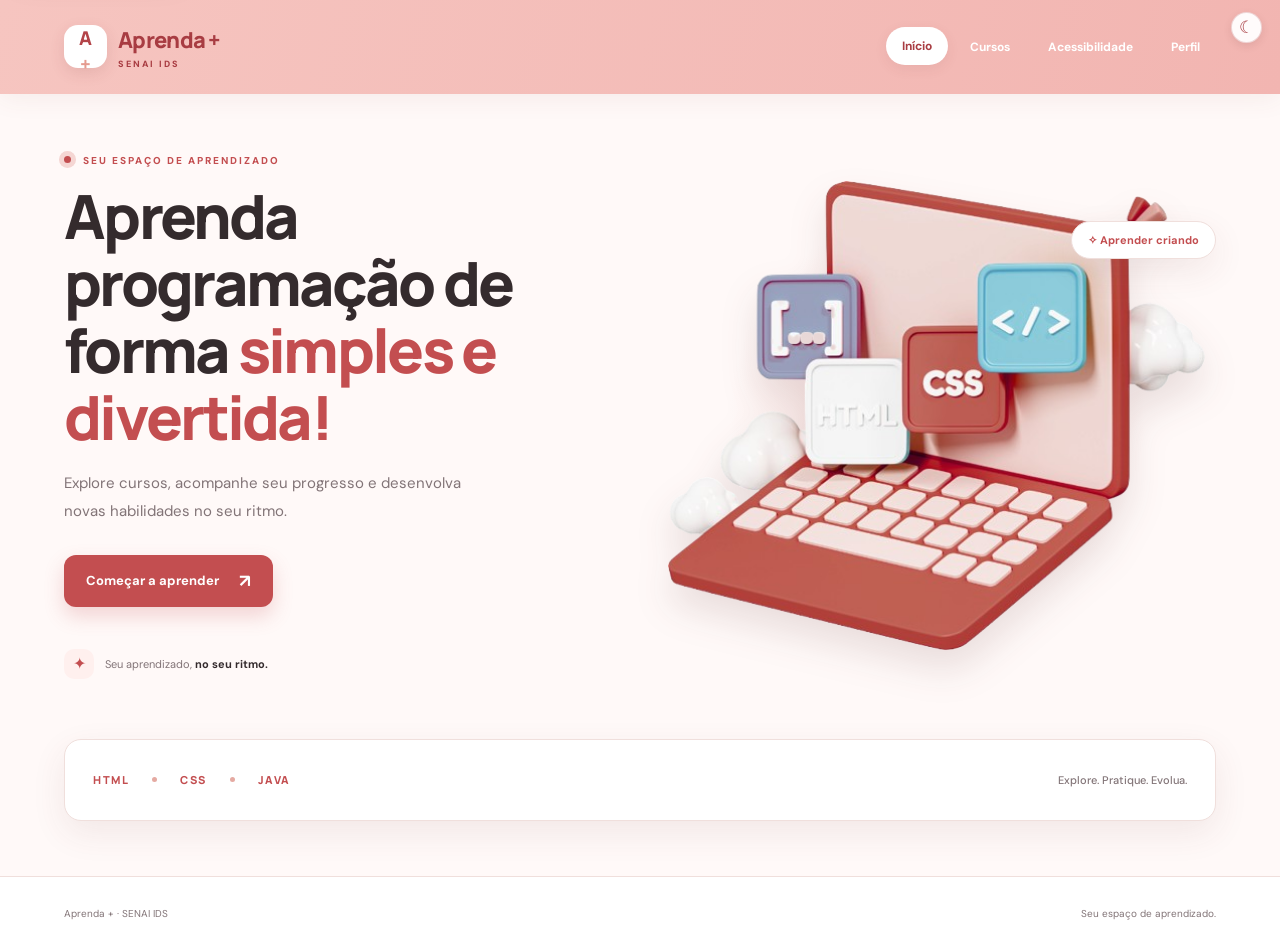
<file: index.html>
<!DOCTYPE html>
<html lang="pt-BR">
<head>
    <meta charset="UTF-8">
    <meta name="viewport" content="width=device-width, initial-scale=1.0">
    <title>Aprenda+ | Início</title>

    <link rel="preconnect" href="https://fonts.googleapis.com">
    <link rel="preconnect" href="https://fonts.gstatic.com" crossorigin>
    <link href="https://fonts.googleapis.com/css2?family=DM+Sans:wght@400;500;600;700&family=Manrope:wght@500;600;700;800&display=swap" rel="stylesheet">

    <link rel="stylesheet" href="style.css">
    <script src="script.js" defer></script>
</head>

<body>

<a class="pular-link" href="#conteudo">Pular para o conteúdo</a>

    <header class="cabecalho">

        <a class="marca" href="index.html">
            <span class="marca-simbolo">A<span>+</span></span>

            <span class="marca-texto">
                <span class="marca-nome">Aprenda +</span>
                <span class="marca-subtitulo">SENAI IDS</span>
            </span>
        </a>

        <nav>
            <ul>
                <li><a class="ativo" href="index.html">Início</a></li>
                <li><a href="cursos.html">Cursos</a></li>
                <li><a href="acessibilidade.html">Acessibilidade</a></li>
                <li><a href="perfil.html">Perfil</a></li>
            </ul>
        </nav>

        <button class="theme-toggle" id="theme-toggle" type="button">
            ☾
        </button>

    </header>

    <main id="conteudo">

        <section class="inicio">

            <div class="inicio-texto reveal">

                <p class="etiqueta">
                    <span></span> SEU ESPAÇO DE APRENDIZADO
                </p>

                <h1>
                    Aprenda programação de forma
                    <span>simples e divertida!</span>
                </h1>

                <p class="descricao">
                    Explore cursos, acompanhe seu progresso e desenvolva novas habilidades no seu ritmo.
                </p>

                <a class="botao-principal" href="login.html">
                    Começar a aprender <span>↗</span>
                </a>

                <div class="destaque-inicio">
                    <span class="destaque-icone">✦</span>
                    <p>Seu aprendizado, <strong>no seu ritmo.</strong></p>
                </div>

            </div>

            <div class="imagem-computador reveal reveal-atraso">

                <div class="circulo-fundo"></div>

                <img src="computador.png"
                     alt="Ilustração de um computador com elementos de programação">

                <span class="selo-flutuante">
                    ✧ Aprender criando
                </span>

            </div>

        </section>

        <section class="faixa-inicio reveal">

            <span>HTML</span>
            <i></i>
            <span>CSS</span>
            <i></i>
            <span>JAVA</span>

            <p>Explore. Pratique. Evolua.</p>

        </section>

    </main>

    <footer class="rodape">
        <span>Aprenda + · SENAI IDS</span>
        <span>Seu espaço de aprendizado.</span>
    </footer>

</body>
</html>
</file>
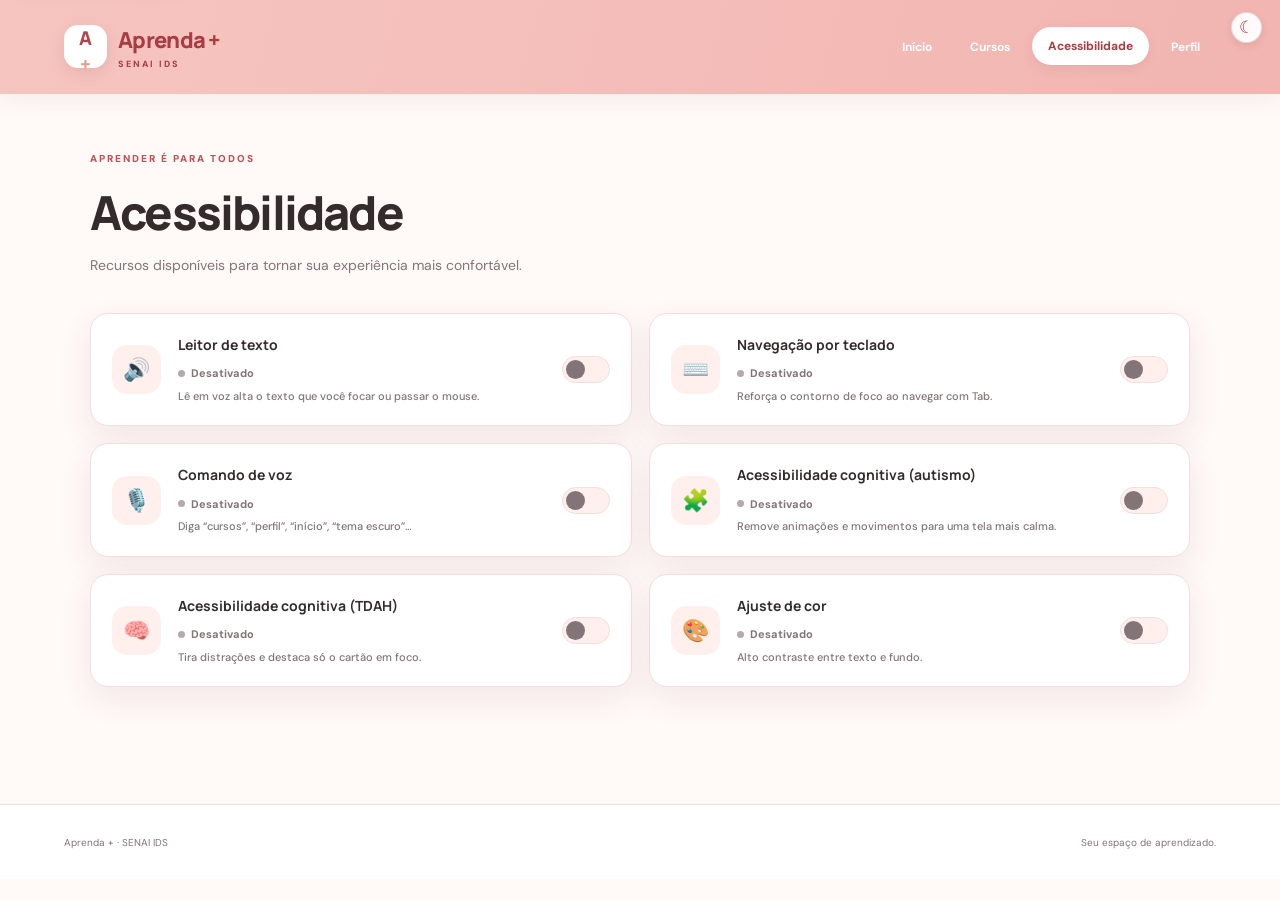
<file: acessibilidade.html>
<!DOCTYPE html>
<html lang="pt-BR">
<head>
    <meta charset="UTF-8">
    <meta name="viewport" content="width=device-width, initial-scale=1.0">

    <title>Aprenda+ | Acessibilidade</title>

    <link rel="preconnect" href="https://fonts.googleapis.com">
    <link rel="preconnect" href="https://fonts.gstatic.com" crossorigin>
    <link href="https://fonts.googleapis.com/css2?family=DM+Sans:wght@400;500;600;700&family=Manrope:wght@500;600;700;800&display=swap" rel="stylesheet">

    <link rel="stylesheet" href="style.css">
    <script src="script.js" defer></script>
</head>

<body>

<a class="pular-link" href="#conteudo">Pular para o conteúdo</a>

<header class="cabecalho">

    <a class="marca" href="index.html">
        <span class="marca-simbolo">A<span>+</span></span>
        <span class="marca-texto">
            <span class="marca-nome">Aprenda +</span>
            <span class="marca-subtitulo">SENAI IDS</span>
        </span>
    </a>

    <nav>
        <ul>
            <li><a href="index.html">Início</a></li>
            <li><a href="cursos.html">Cursos</a></li>
            <li><a class="ativo" href="acessibilidade.html">Acessibilidade</a></li>
            <li><a href="perfil.html">Perfil</a></li>
        </ul>
    </nav>

    <button class="theme-toggle" id="theme-toggle" type="button" aria-label="Ativar tema escuro">☾</button>

</header>

<main id="conteudo" class="pagina">

    <div class="titulo-pagina reveal">

        <p class="etiqueta">APRENDER É PARA TODOS</p>

        <h1>Acessibilidade</h1>

        <p>
            Recursos disponíveis para tornar sua experiência mais confortável.
        </p>

    </div>

    <div class="grade-recursos">

        <section class="cartao-recurso reveal" data-recurso="leitor">
            <span class="icone-recurso" aria-hidden="true">🔊</span>
            <div>
                <h2 id="rec-leitor">Leitor de texto</h2>
                <p class="status status-off" aria-live="polite">Desativado</p>
                <span class="descricao-recurso">Lê em voz alta o texto que você focar ou passar o mouse.</span>
            </div>
            <button type="button" class="alternador" role="switch" aria-checked="false" aria-labelledby="rec-leitor"><span></span></button>
        </section>

        <section class="cartao-recurso reveal reveal-atraso" data-recurso="teclado">
            <span class="icone-recurso" aria-hidden="true">⌨️</span>
            <div>
                <h2 id="rec-teclado">Navegação por teclado</h2>
                <p class="status status-off" aria-live="polite">Desativado</p>
                <span class="descricao-recurso">Reforça o contorno de foco ao navegar com Tab.</span>
            </div>
            <button type="button" class="alternador" role="switch" aria-checked="false" aria-labelledby="rec-teclado"><span></span></button>
        </section>

        <section class="cartao-recurso reveal" data-recurso="voz">
            <span class="icone-recurso" aria-hidden="true">🎙️</span>
            <div>
                <h2 id="rec-voz">Comando de voz</h2>
                <p class="status status-off" aria-live="polite">Desativado</p>
                <span class="descricao-recurso">Diga “cursos”, “perfil”, “início”, “tema escuro”…</span>
            </div>
            <button type="button" class="alternador" role="switch" aria-checked="false" aria-labelledby="rec-voz"><span></span></button>
        </section>

        <section class="cartao-recurso reveal reveal-atraso" data-recurso="autismo">
            <span class="icone-recurso" aria-hidden="true">🧩</span>
            <div>
                <h2 id="rec-autismo">Acessibilidade cognitiva (autismo)</h2>
                <p class="status status-off" aria-live="polite">Desativado</p>
                <span class="descricao-recurso">Remove animações e movimentos para uma tela mais calma.</span>
            </div>
            <button type="button" class="alternador" role="switch" aria-checked="false" aria-labelledby="rec-autismo"><span></span></button>
        </section>

        <section class="cartao-recurso reveal" data-recurso="tdah">
            <span class="icone-recurso" aria-hidden="true">🧠</span>
            <div>
                <h2 id="rec-tdah">Acessibilidade cognitiva (TDAH)</h2>
                <p class="status status-off" aria-live="polite">Desativado</p>
                <span class="descricao-recurso">Tira distrações e destaca só o cartão em foco.</span>
            </div>
            <button type="button" class="alternador" role="switch" aria-checked="false" aria-labelledby="rec-tdah"><span></span></button>
        </section>

        <section class="cartao-recurso reveal reveal-atraso" data-recurso="cor">
            <span class="icone-recurso" aria-hidden="true">🎨</span>
            <div>
                <h2 id="rec-cor">Ajuste de cor</h2>
                <p class="status status-off" aria-live="polite">Desativado</p>
                <span class="descricao-recurso">Alto contraste entre texto e fundo.</span>
            </div>
            <button type="button" class="alternador" role="switch" aria-checked="false" aria-labelledby="rec-cor"><span></span></button>
        </section>

    </div>

</main>

<footer class="rodape">
    <span>Aprenda + · SENAI IDS</span>
    <span>Seu espaço de aprendizado.</span>
</footer>

</body>
</html>
</file>
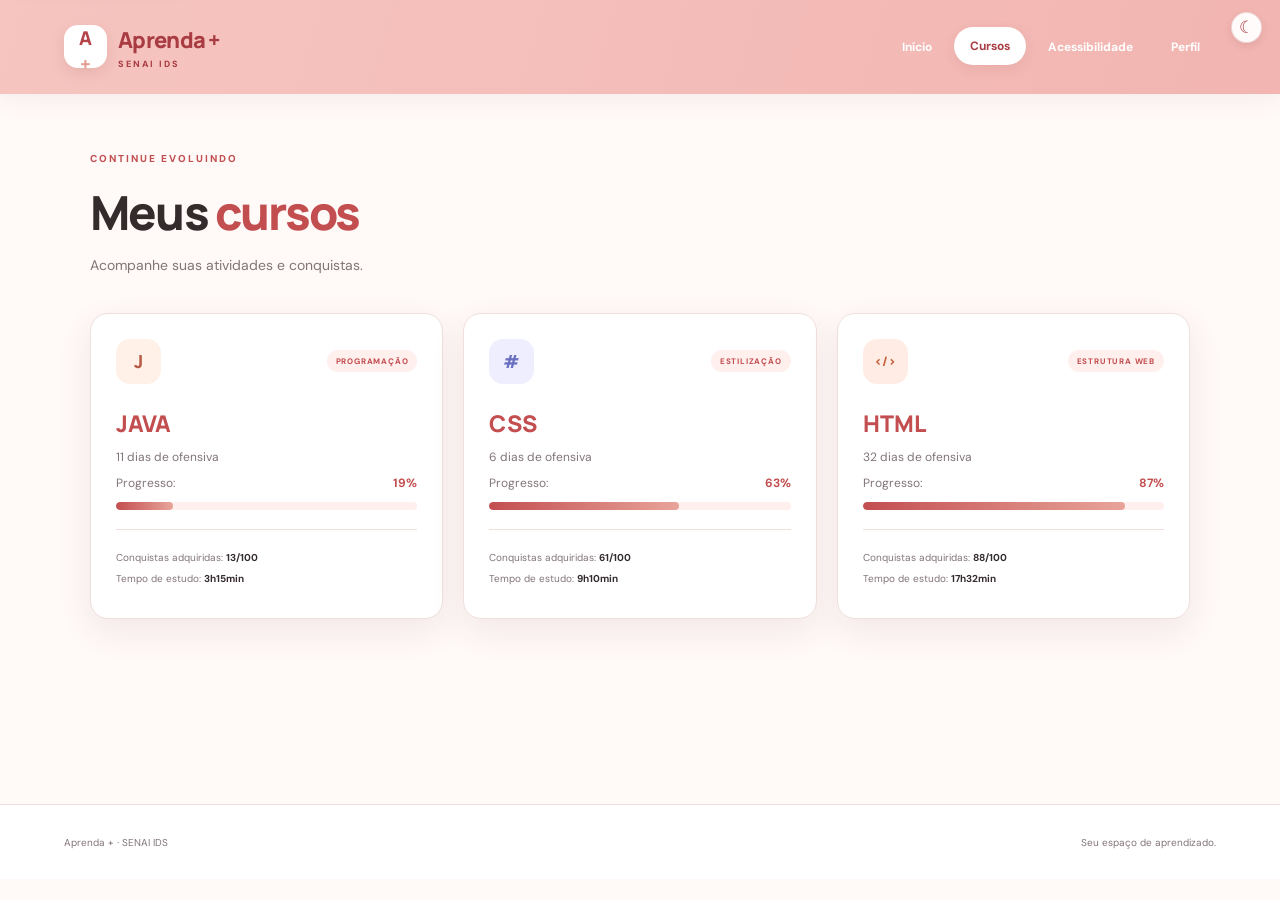
<file: cursos.html>
<!DOCTYPE html>
<html lang="pt-BR">
<head>
    <meta charset="UTF-8">
    <meta name="viewport" content="width=device-width, initial-scale=1.0">

    <title>Aprenda+ | Cursos</title>

    <link rel="preconnect" href="https://fonts.googleapis.com">
    <link rel="preconnect" href="https://fonts.gstatic.com" crossorigin>
    <link href="https://fonts.googleapis.com/css2?family=DM+Sans:wght@400;500;600;700&family=Manrope:wght@500;600;700;800&display=swap" rel="stylesheet">

    <link rel="stylesheet" href="style.css">
    <script src="script.js" defer></script>
</head>

<body>

<a class="pular-link" href="#conteudo">Pular para o conteúdo</a>

<header class="cabecalho">

    <a class="marca" href="index.html">
        <span class="marca-simbolo">A<span>+</span></span>
        <span class="marca-texto">
            <span class="marca-nome">Aprenda +</span>
            <span class="marca-subtitulo">SENAI IDS</span>
        </span>
    </a>

    <nav>
        <ul>
            <li><a href="index.html">Início</a></li>
            <li><a class="ativo" href="cursos.html">Cursos</a></li>
            <li><a href="acessibilidade.html">Acessibilidade</a></li>
            <li><a href="perfil.html">Perfil</a></li>
        </ul>
    </nav>

    <button class="theme-toggle" id="theme-toggle" type="button" aria-label="Ativar tema escuro">☾</button>

</header>

<main id="conteudo" class="pagina">

    <div class="titulo-pagina reveal">

        <p class="etiqueta">CONTINUE EVOLUINDO</p>

        <h1>Meus <span>cursos</span></h1>

        <p>Acompanhe suas atividades e conquistas.</p>

    </div>

    <div class="grade-cursos">

        <section class="cartao-curso reveal">

            <div class="curso-topo">
                <span class="curso-simbolo java">J</span>
                <span class="curso-tag">PROGRAMAÇÃO</span>
            </div>

            <h2>JAVA</h2>

            <p>11 dias de ofensiva</p>

            <p class="linha-progresso">
                Progresso: <strong>19%</strong>
            </p>

            <div class="barra-progresso">
                <span style="width: 19%"></span>
            </div>

            <div class="dados-curso">
                <p>Conquistas adquiridas: <strong>13/100</strong></p>
                <p>Tempo de estudo: <strong>3h15min</strong></p>
            </div>

        </section>

        <section class="cartao-curso reveal reveal-atraso">

            <div class="curso-topo">
                <span class="curso-simbolo css">#</span>
                <span class="curso-tag">ESTILIZAÇÃO</span>
            </div>

            <h2>CSS</h2>

            <p>6 dias de ofensiva</p>

            <p class="linha-progresso">
                Progresso: <strong>63%</strong>
            </p>

            <div class="barra-progresso">
                <span style="width: 63%"></span>
            </div>

            <div class="dados-curso">
                <p>Conquistas adquiridas: <strong>61/100</strong></p>
                <p>Tempo de estudo: <strong>9h10min</strong></p>
            </div>

        </section>

        <section class="cartao-curso reveal reveal-atraso-2">

            <div class="curso-topo">
                <span class="curso-simbolo html">&lt;/&gt;</span>
                <span class="curso-tag">ESTRUTURA WEB</span>
            </div>

            <h2>HTML</h2>

            <p>32 dias de ofensiva</p>

            <p class="linha-progresso">
                Progresso: <strong>87%</strong>
            </p>

            <div class="barra-progresso">
                <span style="width: 87%"></span>
            </div>

            <div class="dados-curso">
                <p>Conquistas adquiridas: <strong>88/100</strong></p>
                <p>Tempo de estudo: <strong>17h32min</strong></p>
            </div>

        </section>

    </div>

</main>

<footer class="rodape">
    <span>Aprenda + · SENAI IDS</span>
    <span>Seu espaço de aprendizado.</span>
</footer>

</body>
</html>
</file>
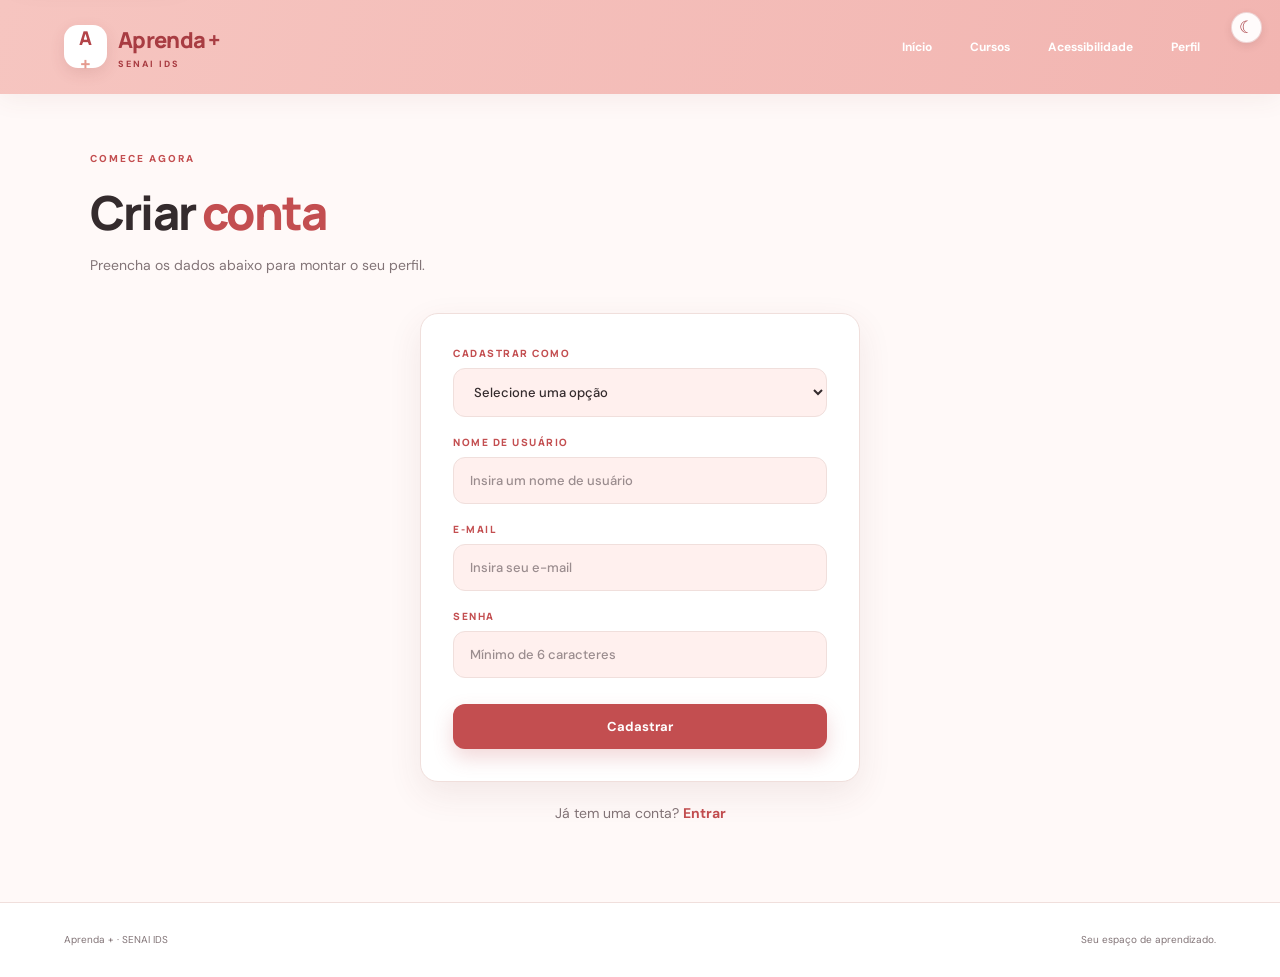
<file: login.html>
<!DOCTYPE html>
<html lang="pt-BR">
<head>
    <meta charset="UTF-8">
    <meta name="viewport" content="width=device-width, initial-scale=1.0">

    <title>Aprenda+ | Cadastro</title>

    <link rel="preconnect" href="https://fonts.googleapis.com">
    <link rel="preconnect" href="https://fonts.gstatic.com" crossorigin>
    <link href="https://fonts.googleapis.com/css2?family=DM+Sans:wght@400;500;600;700&family=Manrope:wght@500;600;700;800&display=swap" rel="stylesheet">

    <link rel="stylesheet" href="style.css">
    <script src="script.js" defer></script>
</head>

<body>

<a class="pular-link" href="#conteudo">Pular para o conteúdo</a>

<header class="cabecalho">

    <a class="marca" href="index.html">
        <span class="marca-simbolo">A<span>+</span></span>
        <span class="marca-texto">
            <span class="marca-nome">Aprenda +</span>
            <span class="marca-subtitulo">SENAI IDS</span>
        </span>
    </a>

    <nav>
        <ul>
            <li><a href="index.html">Início</a></li>
            <li><a href="cursos.html">Cursos</a></li>
            <li><a href="acessibilidade.html">Acessibilidade</a></li>
            <li><a href="perfil.html">Perfil</a></li>
        </ul>
    </nav>

    <button class="theme-toggle" id="theme-toggle" type="button" aria-label="Ativar tema escuro">☾</button>

</header>

<main class="pagina" id="conteudo">

    <div class="titulo-pagina reveal">
        <p class="etiqueta" id="login-etiqueta">COMECE AGORA</p>
        <h1 id="login-titulo">Criar <span>conta</span></h1>
        <p id="login-subtitulo">Preencha os dados abaixo para montar o seu perfil.</p>
    </div>

    <form class="formulario reveal" id="form-cadastro">

        <label for="tipoUsuario">Cadastrar como</label>
        <select id="tipoUsuario" name="tipoUsuario" required>
            <option value="">Selecione uma opção</option>
            <option value="aluno">Aluno(a)</option>
            <option value="professor">Professor(a)</option>
        </select>

        <label for="nomeUsuario">Nome de Usuário</label>
        <input type="text" id="nomeUsuario" name="nomeUsuario" placeholder="Insira um nome de usuário" minlength="3" maxlength="30" autocomplete="username" required>

        <label for="email">E-mail</label>
        <input type="email" id="email" name="email" placeholder="Insira seu e-mail" autocomplete="email" required>

        <label for="senha">Senha</label>
        <input type="password" id="senha" name="senha" placeholder="Mínimo de 6 caracteres" minlength="6" autocomplete="new-password" required>

        <p class="mensagem-form" id="mensagem-cadastro" role="alert"></p>

        <button type="submit">Cadastrar</button>

    </form>

    <form class="formulario" id="form-entrar" hidden>

        <label for="entrar-email">E-mail</label>
        <input type="email" id="entrar-email" name="email" placeholder="Insira seu e-mail" autocomplete="email" required>

        <label for="entrar-senha">Senha</label>
        <input type="password" id="entrar-senha" name="senha" placeholder="Insira sua senha" autocomplete="current-password" required>

        <p class="mensagem-form" id="mensagem-entrar" role="alert"></p>

        <button type="submit">Entrar</button>

    </form>

    <p class="texto-login" id="alternar-modo">
        <span id="alternar-texto">Já tem uma conta?</span>
        <button type="button" id="alternar-botao">Entrar</button>
    </p>

</main>

<footer class="rodape">
    <span>Aprenda + · SENAI IDS</span>
    <span>Seu espaço de aprendizado.</span>
</footer>

</body>
</html>
</file>
<file: style.css>
* {
    margin: 0;
    padding: 0;
    box-sizing: border-box;
}

:root {
    --fundo: #fff9f8;
    --superficie: #fff;
    --superficie-2: #fff0ee;
    --texto: #342b2d;
    --suave: #827477;
    --vermelho: #c34e50;
    --vermelho-escuro: #a83c42;
    --rosa: #f5d6d3;
    --borda: #f0dfdc;

    --sombra: 0 12px 34px rgba(112, 55, 56, .09);
    --sombra-hover: 0 20px 42px rgba(112, 55, 56, .15);
}

body.dark-mode {
    --fundo: #201b1d;
    --superficie: #2d2528;
    --superficie-2: #3a2b30;
    --texto: #f8eeee;
    --suave: #c9b7bb;
    --vermelho: #f08b88;
    --vermelho-escuro: #e57775;
    --rosa: #593b40;
    --borda: #4c383e;

    --sombra: 0 12px 34px rgba(0,0,0,.2);
    --sombra-hover: 0 20px 42px rgba(0,0,0,.3);
}

html {
    scroll-behavior: smooth;
}

body {
    min-height: 100vh;
    background: var(--fundo);
    color: var(--texto);
    font-family: "DM Sans", Arial, sans-serif;
    transition: background .35s, color .35s;
    overflow-x: hidden;
}

.cabecalho {
    min-height: 94px;
    width: 100%;
    padding: 17px max(5%, calc((100% - 1180px)/2));

    display: flex;
    align-items: center;
    gap: 25px;

    position: relative;
    z-index: 5;

    background: linear-gradient(105deg, #f6c5c0, #f2b5b1);
    box-shadow: 0 5px 24px rgba(130,65,62,.07);
}

.marca {
    display: flex;
    align-items: center;
    gap: 11px;
    text-decoration: none;
    color: #a83c42;
    flex-shrink: 0;
}

.marca-simbolo {
    width: 43px;
    height: 43px;
    display: grid;
    place-items: center;
    border-radius: 14px;
    background: #fff;
    color: #b34449;
    font: 800 19px "Manrope", sans-serif;
    box-shadow: 0 5px 15px rgba(120,50,50,.12);
}

.marca-simbolo span {
    color: #e59b8f;
}

.marca-texto {
    display: flex;
    flex-direction: column;
    line-height: 1.1;
}

.marca-nome {
    font: 800 22px "Manrope", sans-serif;
    letter-spacing: -.7px;
}

.marca-subtitulo {
    margin-top: 5px;
    font-size: 9px;
    font-weight: 800;
    letter-spacing: 2px;
}

.cabecalho nav {
    margin-left: auto;
}

.cabecalho ul {
    display: flex;
    align-items: center;
    justify-content: center;
    flex-wrap: wrap;
    gap: 6px;
    list-style: none;
}

.cabecalho nav a {
    display: block;
    padding: 11px 16px;
    border-radius: 24px;
    color: #fff;
    text-decoration: none;
    font-size: 12px;
    font-weight: 700;
    transition: .25s;
}

.cabecalho nav a:hover,
.cabecalho nav a.ativo {
    background: #fff;
    color: #a83c42;
    box-shadow: 0 4px 13px rgba(120,50,50,.08);
    transform: translateY(-1px);
}

.theme-toggle {
    position: absolute;
    top: 12px;
    right: 18px;

    width: 31px;
    height: 31px;

    display: grid;
    place-items: center;

    border: 1px solid rgba(169,60,66,.2);
    border-radius: 50%;

    background: rgba(255,255,255,.95);
    color: #a83c42;

    font-size: 17px;
    cursor: pointer;

    box-shadow: 0 3px 9px rgba(80,30,30,.1);

    transition: transform .25s, box-shadow .25s;
}

.theme-toggle:hover {
    transform: rotate(-15deg) scale(1.1);
    box-shadow: 0 6px 15px rgba(80,30,30,.18);
}

.theme-toggle.animar {
    animation: pop .35s ease;
}

@keyframes pop {
    50% {
        transform: scale(1.2) rotate(15deg);
    }
}

.inicio {
    width: min(1160px, 90%);
    min-height: 590px;
    margin: 0 auto;
    padding: 60px 0;

    display: grid;
    grid-template-columns: 1fr 1fr;
    align-items: center;
    gap: 35px;
}

.inicio-texto {
    max-width: 540px;
    position: relative;
    z-index: 1;
}

.etiqueta {
    margin-bottom: 15px;
    color: var(--vermelho);
    font-size: 10px;
    font-weight: 800;
    letter-spacing: 2px;
}

.etiqueta span {
    display: inline-block;
    width: 7px;
    height: 7px;
    margin: 0 8px 1px 0;
    border-radius: 50%;
    background: var(--vermelho);
    box-shadow: 0 0 0 5px var(--rosa);
}

.inicio h1 {
    max-width: 590px;
    margin-bottom: 20px;
    color: var(--texto);
    font: 800 clamp(39px, 5vw, 61px)/1.1 "Manrope", sans-serif;
    letter-spacing: -2.7px;
}

.inicio h1 span {
    color: var(--vermelho);
}

.descricao {
    max-width: 440px;
    margin-bottom: 29px;
    color: var(--suave);
    font-size: 15px;
    line-height: 1.85;
}

.botao-principal {
    display: inline-flex;
    align-items: center;
    gap: 20px;
    padding: 14px 22px;
    border-radius: 12px;
    background: var(--vermelho);
    color: #fff;
    font-size: 13px;
    font-weight: 700;
    text-decoration: none;
    box-shadow: 0 9px 20px rgba(195,78,80,.22);
    transition: .25s;
}

.botao-principal span {
    font-size: 18px;
    transition: transform .2s;
}

.botao-principal:hover {
    transform: translateY(-3px);
    background: var(--vermelho-escuro);
    box-shadow: 0 14px 25px rgba(195,78,80,.28);
}

.botao-principal:hover span {
    transform: translate(3px,-3px);
}

.destaque-inicio {
    display: flex;
    align-items: center;
    gap: 11px;
    margin-top: 42px;
    color: var(--suave);
    font-size: 11px;
}

.destaque-icone {
    width: 30px;
    height: 30px;
    display: grid;
    place-items: center;
    border-radius: 10px;
    background: var(--superficie-2);
    color: var(--vermelho);
    font-size: 16px;
}

.destaque-inicio strong {
    color: var(--texto);
}

.imagem-computador {
    min-height: 420px;
    display: flex;
    align-items: center;
    justify-content: center;
    position: relative;
}

.circulo-fundo {
    position: absolute;
    width: min(420px, 90%);
    aspect-ratio: 1;
    border-radius: 50%;
    background: radial-gradient(circle, var(--rosa), transparent 70%);
    animation: respirar 6s ease-in-out infinite;
}

@keyframes respirar {
    50% {
        transform: scale(1.08);
        opacity: .7;
    }
}

.imagem-computador img {
    position: relative;
    z-index: 1;
    display: block;
    width: 100%;
    max-width: 550px;
    height: auto;
    max-height: 470px;
    object-fit: contain;
    object-position: center;
    filter: drop-shadow(0 20px 18px rgba(80,35,35,.12));
    animation: flutuar 6s ease-in-out infinite;
}

@keyframes flutuar {
    0%, 100% {
        transform: translateY(0) rotate(-1deg);
    }

    50% {
        transform: translateY(-11px) rotate(1deg);
    }
}

.selo-flutuante {
    position: absolute;
    z-index: 2;
    right: 0;
    top: 40px;
    padding: 11px 16px;
    border: 1px solid var(--borda);
    border-radius: 25px;
    background: var(--superficie);
    color: var(--vermelho);
    font-size: 11px;
    font-weight: 700;
    box-shadow: var(--sombra);
    animation: flutuar 5s ease-in-out infinite;
}

.faixa-inicio {
    width: min(1160px, 90%);
    min-height: 82px;
    margin: 0 auto 55px;
    padding: 18px 28px;

    display: flex;
    align-items: center;
    justify-content: center;
    gap: 23px;

    border: 1px solid var(--borda);
    border-radius: 17px;
    background: var(--superficie);
    box-shadow: var(--sombra);

    color: var(--vermelho);
    font: 800 11px "Manrope", sans-serif;
    letter-spacing: 1.5px;
}

.faixa-inicio i {
    width: 5px;
    height: 5px;
    border-radius: 50%;
    background: #e5aaa2;
}

.faixa-inicio p {
    margin-left: auto;
    color: var(--suave);
    font: 500 11px "DM Sans", sans-serif;
    letter-spacing: 0;
}

.pagina {
    width: min(1100px, 90%);
    min-height: calc(100vh - 190px);
    margin: 0 auto;
    padding: 58px 0 80px;
}

.titulo-pagina {
    margin-bottom: 35px;
}

.titulo-pagina h1 {
    margin-bottom: 10px;
    color: var(--texto);
    font: 800 clamp(34px,4vw,47px) "Manrope", sans-serif;
    letter-spacing: -1.8px;
}

.titulo-pagina h1 span {
    color: var(--vermelho);
}

.titulo-pagina > p:last-child {
    color: var(--suave);
    font-size: 14px;
    line-height: 1.7;
}

.grade-cursos {
    display: grid;
    grid-template-columns: repeat(3,minmax(0,1fr));
    gap: 20px;
}

.cartao-curso,
.cartao-recurso,
.perfil-cartao,
.estatisticas > div {
    border: 1px solid var(--borda);
    border-radius: 18px;
    background: var(--superficie);
    box-shadow: var(--sombra);
    transition: box-shadow .3s, border-color .3s;
}

.cartao-curso {
    padding: 25px;
    transform-style: preserve-3d;
}

.cartao-curso:hover,
.cartao-recurso:hover,
.estatisticas > div:hover {
    border-color: var(--rosa);
    box-shadow: var(--sombra-hover);
}

.curso-topo {
    display: flex;
    justify-content: space-between;
    align-items: center;
    margin-bottom: 23px;
}

.curso-simbolo {
    width: 45px;
    height: 45px;
    display: grid;
    place-items: center;
    border-radius: 14px;
    font: 800 18px "Manrope", sans-serif;
}

.curso-simbolo.java {
    color: #b75a43;
    background: #fff0e8;
}

.curso-simbolo.css {
    color: #696fc1;
    background: #eeeefe;
}

.curso-simbolo.html {
    color: #c76542;
    background: #ffede5;
    font-size: 13px;
}

.curso-tag {
    padding: 6px 9px;
    border-radius: 20px;
    background: var(--superficie-2);
    color: var(--vermelho);
    font-size: 8px;
    font-weight: 800;
    letter-spacing: .8px;
}

.cartao-curso h2 {
    margin-bottom: 10px;
    color: var(--vermelho);
    font: 800 23px "Manrope", sans-serif;
}

.cartao-curso > p:not(.etiqueta) {
    margin: 10px 0;
    color: var(--suave);
    font-size: 12px;
}

.cartao-curso .linha-progresso {
    display: flex;
    justify-content: space-between;
    margin-top: 22px;
}

.linha-progresso strong {
    color: var(--vermelho);
}

.barra-progresso {
    width: 100%;
    height: 8px;
    margin: 11px 0 19px;
    overflow: hidden;
    border-radius: 20px;
    background: var(--superficie-2);
}

.barra-progresso span {
    display: block;
    height: 100%;
    border-radius: inherit;
    background: linear-gradient(90deg,var(--vermelho),#e8a49a);
    transform-origin: left;
    animation: crescer 1.2s ease both;
}

@keyframes crescer {
    from {
        transform: scaleX(0);
    }

    to {
        transform: scaleX(1);
    }
}

.dados-curso {
    padding-top: 13px;
    border-top: 1px solid var(--borda);
}

.dados-curso p {
    margin: 8px 0;
    color: var(--suave);
    font-size: 10px;
}

.dados-curso strong {
    color: var(--texto);
}

.grade-recursos {
    display: grid;
    grid-template-columns: repeat(2,minmax(0,1fr));
    gap: 17px;
}

.cartao-recurso {
    min-height: 108px;
    padding: 21px;
    display: flex;
    align-items: center;
    gap: 17px;
}

.icone-recurso {
    width: 49px;
    height: 49px;
    display: grid;
    place-items: center;
    flex-shrink: 0;
    border-radius: 15px;
    background: var(--superficie-2);
    font-size: 22px;
}

.cartao-recurso h2 {
    margin-bottom: 7px;
    color: var(--texto);
    font: 700 14px "Manrope", sans-serif;
}

.cartao-recurso p {
    font-size: 11px;
    font-weight: 700;
}

.status {
    display: inline-flex;
    align-items: center;
    gap: 6px;
}

.status:before {
    content: "";
    width: 7px;
    height: 7px;
    border-radius: 50%;
}

.status-on {
    color: #388b61;
}

.status-on:before {
    background: #54b77c;
}

.status-off {
    color: var(--suave);
}

.status-off:before {
    background: #b6a9ab;
}

.perfil-cartao {
    display: flex;
    align-items: center;
    gap: 22px;
    margin-bottom: 22px;
    padding: 23px;
}

.avatar-fundo {
    width: 116px;
    height: 125px;
    display: grid;
    place-items: center;
    flex-shrink: 0;
    border-radius: 17px;
    background: var(--superficie-2);
    overflow: hidden;
}

.avatar {
    display: block;
    width: 100%;
    height: 100%;
    object-fit: contain;
    object-position: center;
}

.perfil-cartao .etiqueta {
    margin-bottom: 8px;
    font-size: 9px;
}

.perfil-cartao h2 {
    margin-bottom: 8px;
    color: var(--vermelho);
    font: 800 21px "Manrope", sans-serif;
}

.perfil-cartao p:not(.etiqueta) {
    color: var(--suave);
    font-size: 12px;
}

.estatisticas {
    display: grid;
    grid-template-columns: repeat(3,minmax(0,1fr));
    gap: 17px;
    margin-bottom: 22px;
}

.estatisticas > div {
    min-height: 135px;
    padding: 20px;
    display: flex;
    flex-direction: column;
    align-items: flex-start;
    justify-content: center;
    gap: 6px;
}

.estatistica-icone {
    color: var(--vermelho);
    font-size: 18px;
}

.estatisticas strong {
    color: var(--vermelho);
    font: 800 24px "Manrope", sans-serif;
}

.estatisticas div > span:last-child {
    color: var(--suave);
    font-size: 11px;
}

.cartao-habilidades,
.conexoes {
    margin-top: 20px;
}

.cartao-habilidades .etiqueta,
.conexoes .etiqueta {
    margin-bottom: 8px;
}

.cartao-habilidades h2,
.conexoes h2 {
    margin-bottom: 10px;
}

.conexao-linha {
    display: flex;
    align-items: center;
    gap: 12px;
    padding: 12px 0;
    border-top: 1px solid var(--borda);
    color: var(--suave);
    font-size: 12px;
}

.conexao-linha span {
    width: 29px;
    height: 29px;
    display: grid;
    place-items: center;
    border-radius: 9px;
    background: var(--superficie-2);
    color: var(--vermelho);
}

.rodape {
    min-height: 75px;
    padding: 18px 5%;
    display: flex;
    justify-content: space-between;
    align-items: center;
    gap: 15px;
    border-top: 1px solid var(--borda);
    background: var(--superficie);
    color: var(--suave);
    font-size: 10px;
}

.reveal {
    opacity: 0;
    transform: translateY(22px);
    transition: opacity .7s ease, transform .7s cubic-bezier(.2,.7,.2,1);
}

.reveal.visivel {
    opacity: 1;
    transform: translateY(0);
}

.reveal-atraso {
    transition-delay: .13s;
}

.reveal-atraso-2 {
    transition-delay: .24s;
}

/* ===== FORMULÁRIO ===== */

.formulario {
    width: min(440px, 100%);
    margin: 0 auto;
    padding: 32px;

    display: flex;
    flex-direction: column;
    gap: 8px;

    border: 1px solid var(--borda);
    border-radius: 18px;
    background: var(--superficie);
    box-shadow: var(--sombra);

    transition: box-shadow .3s, border-color .3s;
}

.formulario:hover {
    border-color: var(--rosa);
    box-shadow: var(--sombra-hover);
}

.formulario label {
    margin-top: 10px;
    color: var(--vermelho);
    font: 800 10px "Manrope", sans-serif;
    letter-spacing: 1.5px;
    text-transform: uppercase;
}

.formulario label:first-of-type {
    margin-top: 0;
}

.formulario input {
    width: 100%;
    padding: 14px 16px;

    border: 1px solid var(--borda);
    border-radius: 12px;
    outline: none;

    background: var(--superficie-2);
    color: var(--texto);

    font: 500 13px "DM Sans", Arial, sans-serif;

    transition: border-color .25s, box-shadow .25s, background .25s;
}

.formulario input::placeholder {
    color: var(--suave);
    opacity: .8;
}

.formulario input:hover {
    border-color: var(--rosa);
}

.formulario input:focus {
    border-color: var(--vermelho);
    background: var(--superficie);
    box-shadow: 0 0 0 4px var(--rosa);
}

.formulario select {
    width: 100%;
    padding: 14px 16px;

    border: 1px solid var(--borda);
    border-radius: 12px;
    outline: none;

    background: var(--superficie-2);
    color: var(--texto);

    font: 500 13px "DM Sans", Arial, sans-serif;

    cursor: pointer;
    transition: border-color .25s, box-shadow .25s, background .25s;
}

.formulario select:hover {
    border-color: var(--rosa);
}

.formulario select:focus {
    border-color: var(--vermelho);
    background: var(--superficie);
    box-shadow: 0 0 0 4px var(--rosa);
}


.formulario button {
    margin-top: 18px;
    padding: 14px 22px;

    border: none;
    border-radius: 12px;

    background: var(--vermelho);
    color: #fff;

    font: 700 13px "DM Sans", Arial, sans-serif;
    cursor: pointer;

    box-shadow: 0 9px 20px rgba(195,78,80,.22);
    transition: .25s;
}

.formulario button:hover {
    transform: translateY(-3px);
    background: var(--vermelho-escuro);
    box-shadow: 0 14px 25px rgba(195,78,80,.28);
}

@media (max-width: 850px) {

    .cabecalho {
        padding-left: 4%;
        padding-right: 4%;
        gap: 12px;
    }

    .cabecalho nav a {
        padding: 10px 11px;
        font-size: 11px;
    }

    .inicio {
        min-height: 530px;
        gap: 10px;
    }

    .inicio h1 {
        font-size: clamp(36px,5.5vw,50px);
    }

    .grade-cursos {
        grid-template-columns: 1fr 1fr;
    }

    .cartao-curso:last-child {
        grid-column: 1/-1;
    }

}

@media (max-width: 650px) {

    .cabecalho {
        min-height: auto;
        padding: 17px 5% 15px;
        align-items: flex-start;
        flex-direction: column;
        gap: 13px;
    }

    .cabecalho nav {
        width: 100%;
        padding-right: 15px;
    }

    .cabecalho ul {
        justify-content: flex-start;
        gap: 3px;
    }

    .cabecalho nav a {
        padding: 9px 10px;
        font-size: 10px;
    }

    .theme-toggle {
        top: 13px;
        right: 13px;
    }

    .inicio {
        min-height: auto;
        grid-template-columns: 1fr;
        padding: 48px 0 30px;
        text-align: center;
    }

    .inicio-texto {
        margin: 0 auto;
    }

    .inicio h1 {
        max-width: 540px;
        margin-left: auto;
        margin-right: auto;
        font-size: clamp(38px,9vw,52px);
    }

    .descricao {
        margin-left: auto;
        margin-right: auto;
        font-size: 13px;
    }

    .destaque-inicio {
        justify-content: center;
        margin-top: 28px;
    }

    .imagem-computador {
        min-height: 310px;
    }

    .imagem-computador img {
        max-width: 390px;
        max-height: 340px;
    }

    .selo-flutuante {
        top: 8px;
        right: 0;
    }

    .faixa-inicio {
        flex-wrap: wrap;
        gap: 12px;
        padding: 17px;
        margin-bottom: 35px;
    }

    .faixa-inicio p {
        width: 100%;
        margin: 2px 0 0;
        text-align: center;
    }

    .pagina {
        padding-top: 40px;
        padding-bottom: 55px;
    }

    .grade-cursos,
    .grade-recursos,
    .estatisticas {
        grid-template-columns: 1fr;
    }

    .cartao-curso:last-child {
        grid-column: auto;
    }

    .cartao-recurso {
        padding: 17px;
    }

    .estatisticas > div {
        min-height: 110px;
    }

    .formulario {
        padding: 22px;
    }

    .rodape {
        flex-direction: column;
        justify-content: center;
        text-align: center;
    }

}

@media (max-width: 390px) {

    .cabecalho nav a {
        padding: 8px;
        font-size: 9px;
    }

    .marca-nome {
        font-size: 20px;
    }

    .inicio h1 {
        font-size: 36px;
    }

    .perfil-cartao {
        gap: 13px;
        padding: 16px;
    }

    .avatar-fundo {
        width: 90px;
        height: 105px;
    }

}

@media (prefers-reduced-motion: reduce) {

    *,
    *::before,
    *::after {
        scroll-behavior: auto !important;
        animation-duration: .01ms !important;
        animation-iteration-count: 1 !important;
        transition-duration: .01ms !important;
    }

    .reveal {
        opacity: 1;
        transform: none;
    }

}

/* ===== ESCOLHA DO GATO (PERFIL) ===== */

.escolha-gato {
    margin-bottom: 22px;
}

.escolha-gato h2 {
    margin-bottom: 6px;
}

.escolha-gato > p:not(.etiqueta):not(.aviso-gato) {
    margin-bottom: 18px;
    color: var(--suave);
    font-size: 12px;
}

.seletor-gato {
    display: grid;
    grid-template-columns: repeat(4, minmax(0, 1fr));
    gap: 14px;
    margin: 0;
    padding: 0;
    border: 0;
    min-width: 0;
}

.somente-leitor {
    position: absolute;
    width: 1px;
    height: 1px;
    margin: -1px;
    padding: 0;
    overflow: hidden;
    clip: rect(0 0 0 0);
    white-space: nowrap;
    border: 0;
}

.opcao-gato {
    position: relative;
    display: flex;
    flex-direction: column;
    align-items: center;
    gap: 8px;
    cursor: pointer;
}

.opcao-gato input {
    position: absolute;
    opacity: 0;
    width: 1px;
    height: 1px;
    pointer-events: none;
}

.opcao-imagem {
    position: relative;
    width: 100%;
    height: 150px;
    display: block;
    padding: 8px;
    box-sizing: border-box;
    overflow: hidden;
    border: 2px solid var(--borda);
    border-radius: 15px;
    background: var(--superficie-2);
    transition: border-color .25s, box-shadow .25s, transform .25s;
}

.opcao-imagem img {
    display: block;
    width: 100%;
    height: 100%;
    object-fit: contain;
    object-position: center;
}

.opcao-nome {
    color: var(--suave);
    font: 600 11px "DM Sans", sans-serif;
    transition: color .25s;
}

.opcao-gato:hover .opcao-imagem {
    border-color: var(--rosa);
    transform: translateY(-3px);
}

.opcao-gato input:checked + .opcao-imagem {
    border-color: var(--vermelho);
    box-shadow: 0 0 0 4px var(--rosa);
}

.opcao-gato input:checked + .opcao-imagem::after {
    content: "✓";
    position: absolute;
    top: 7px;
    right: 7px;
    width: 20px;
    height: 20px;
    display: grid;
    place-items: center;
    border-radius: 50%;
    background: var(--vermelho);
    color: #fff;
    font-size: 11px;
    font-weight: 700;
}

.opcao-gato input:checked ~ .opcao-nome {
    color: var(--vermelho);
    font-weight: 700;
}

.opcao-gato input:focus-visible + .opcao-imagem {
    outline: 3px solid var(--vermelho);
    outline-offset: 3px;
}

.aviso-gato {
    min-height: 18px;
    margin-top: 16px;
    color: var(--vermelho);
    font-size: 12px;
    font-weight: 600;
}

.aviso-gato:empty {
    margin-top: 0;
    min-height: 0;
}

.avatar.trocou {
    animation: gato-troca .4s ease;
}

@keyframes gato-troca {
    0%   { transform: scale(.88); opacity: .4; }
    60%  { transform: scale(1.04); opacity: 1; }
    100% { transform: scale(1); }
}

@media (max-width: 650px) {

    .seletor-gato {
        grid-template-columns: repeat(4, minmax(0, 1fr));
        gap: 8px;
    }

    .opcao-imagem {
        height: 112px;
        padding: 6px;
    }

}

/* CADASTRO */

.pagina-cadastro {
    display: flex;
    justify-content: center;
    align-items: center;
    padding-top: 45px;
    padding-bottom: 45px;
}

.cadastro-container {
    width: 100%;
    max-width: 540px;
    background: var(--superficie);
    border: 1px solid var(--borda);
    border-radius: 18px;
    padding: 35px;
    box-shadow: var(--sombra);
}

.cadastro-intro {
    text-align: center;
    margin-bottom: 30px;
}

.cadastro-etiqueta {
    color: var(--vermelho);
    font-size: 12px;
    font-weight: bold;
    letter-spacing: 2px;
}

.cadastro-intro h1 {
    color: var(--texto);
    margin: 12px 0;
}

.cadastro-intro p {
    color: var(--suave);
    line-height: 1.6;
}

.campo-cadastro {
    display: flex;
    flex-direction: column;
    gap: 9px;
    margin-bottom: 20px;
}

.campo-cadastro > label {
    color: var(--texto);
    font-weight: bold;
    font-size: 14px;
}

.campo-cadastro input:not([type="radio"]):not([type="file"]) {
    width: 100%;
    padding: 13px;
    border: 1px solid var(--borda);
    border-radius: 8px;
    background: var(--fundo);
    color: var(--texto);
    outline: none;
}

.campo-cadastro input:focus {
    border-color: var(--vermelho);
}

.campo-cadastro input[type="file"] {
    color: var(--suave);
    max-width: 100%;
}

.opcoes-tipo {
    display: grid;
    grid-template-columns: 1fr 1fr;
    gap: 12px;
}

.opcao-tipo {
    cursor: pointer;
}

.opcao-tipo input {
    position: absolute;
    opacity: 0;
}

.opcao-tipo span {
    display: block;
    padding: 15px 10px;
    text-align: center;
    border: 1px solid var(--borda);
    border-radius: 9px;
    color: var(--texto);
    background: var(--fundo);
    transition: 0.2s;
}

.opcao-tipo input:checked + span {
    border: 2px solid var(--vermelho);
    background: var(--superficie-2);
}

.opcao-tipo input:focus-visible + span {
    outline: 3px solid var(--vermelho);
    outline-offset: 3px;
}

.preview-foto {
    display: flex;
    justify-content: center;
    margin-top: 10px;
}

.preview-foto img {
    display: none;
    width: 105px;
    height: 105px;
    object-fit: cover;
    border-radius: 50%;
    border: 3px solid var(--rosa);
}

.campo-cadastro small {
    color: var(--suave);
    line-height: 1.5;
}

.botao-cadastro {
    width: 100%;
    padding: 14px;
    background: var(--vermelho);
    color: white;
    border: none;
    border-radius: 9px;
    font-size: 15px;
    font-weight: bold;
    cursor: pointer;
    transition: 0.2s;
}

.botao-cadastro:hover {
    background: var(--vermelho-escuro);
}

#mensagem-cadastro {
    text-align: center;
    font-size: 14px;
    margin-top: 15px;
    color: var(--vermelho);
}

.texto-login {
    text-align: center;
    color: var(--suave);
    font-size: 14px;
    margin-top: 22px;
}

.texto-login a {
    color: var(--vermelho);
    font-weight: bold;
    text-decoration: none;
}

.texto-login a:hover {
    text-decoration: underline;
}

@media (max-width: 600px) {
    .pagina-cadastro {
        padding: 25px 15px;
    }

    .cadastro-container {
        padding: 25px 20px;
    }
}
.botao-sair {
    background: transparent;
    color: var(--vermelho);
    border: 1px solid var(--vermelho);
    padding: 10px 20px;
    border-radius: 10px;
    cursor: pointer;
    font-size: 14px;
    font-weight: 600;
    transition: 0.3s;
    margin-top: 12px;
}

.botao-sair:hover {
    background: var(--vermelho);
    color: var(--fundo);
}

#perfil-sem-conta {
    width: 100%;
    text-align: center;
    padding: 30px 15px;
}

#perfil-sem-conta h2 {
    margin: 12px 0;
}

#perfil-sem-conta p {
    margin-bottom: 22px;
}

.botao-comecar {
    display: inline-block;
    text-decoration: none;
    background: var(--vermelho);
    color: #fff;
    box-shadow: 0 9px 20px rgba(195,78,80,.22);
    padding: 13px 25px;
    border-radius: 10px;
    font-weight: 600;
    transition: 0.3s;
}

.botao-comecar:hover {
    transform: translateY(-3px);
    opacity: 0.9;
}
/* ===================================================== */
/* ===== ATUALIZAÇÕES: PROFESSOR, LOGIN, ACESSIBILIDADE ===== */
/* ===================================================== */

/* O atributo hidden precisa vencer qualquer display definido no CSS */

[hidden] {
    display: none !important;
}

.pular-link {
    position: absolute;
    top: -70px;
    left: 12px;
    z-index: 100;
    padding: 10px 16px;
    border-radius: 10px;
    background: #fff;
    color: #a83c42;
    font: 700 13px "DM Sans", Arial, sans-serif;
    text-decoration: none;
    box-shadow: var(--sombra);
    transition: top .2s;
}

.pular-link:focus {
    top: 12px;
}

/* ----- Mensagens e alternância do login ----- */

.mensagem-form {
    min-height: 0;
    color: var(--vermelho);
    font-size: 12px;
    font-weight: 600;
    line-height: 1.5;
}

.mensagem-form:empty {
    display: none;
}

.texto-login button {
    padding: 0;
    border: 0;
    background: none;
    color: var(--vermelho);
    font: 700 14px "DM Sans", Arial, sans-serif;
    cursor: pointer;
}

.texto-login button:hover {
    text-decoration: underline;
}

#perfil-sem-conta .texto-login {
    margin: 18px 0 0;
}

/* ----- Avisos dentro dos cartões (sobrepõem a regra genérica de p) ----- */

.cartao-curso > p.aviso-form:not(.etiqueta),
.cartao-curso > p.aviso-gato:not(.etiqueta) {
    min-height: 18px;
    margin-top: 12px;
    color: var(--vermelho);
    font-size: 12px;
    font-weight: 600;
}

.cartao-curso > p.aviso-form:empty:not(.etiqueta),
.cartao-curso > p.aviso-gato:empty:not(.etiqueta) {
    min-height: 0;
    margin: 0;
}

.aviso-geral {
    margin: -8px 0 14px;
    color: var(--vermelho);
    font-size: 12px;
    font-weight: 600;
}

.aviso-geral:empty {
    display: none;
}

/* ----- Perfil do professor ----- */

#conteudo-professor > section + section {
    margin-top: 22px;
}

.estatisticas > div {
    position: relative;
}

.estatisticas .estat-rotulo {
    color: var(--suave);
    font-size: 11px;
}

.botao-copiar {
    position: absolute;
    top: 14px;
    right: 14px;
    padding: 6px 11px;
    border: 1px solid var(--borda);
    border-radius: 20px;
    background: var(--superficie-2);
    color: var(--vermelho);
    font: 700 10px "DM Sans", Arial, sans-serif;
    cursor: pointer;
    transition: background .2s, color .2s, border-color .2s;
}

.botao-copiar:hover {
    border-color: var(--vermelho);
    background: var(--vermelho);
    color: var(--fundo);
}

.form-inline {
    display: grid;
    grid-template-columns: minmax(0, 2fr) minmax(0, 1fr) minmax(0, 110px) auto;
    align-items: end;
    gap: 12px;
    margin: 18px 0 4px;
}

.form-inline.simples {
    grid-template-columns: minmax(0, 1fr) auto;
}

.form-inline .campo {
    display: flex;
    flex-direction: column;
    gap: 6px;
    min-width: 0;
}

.form-inline label {
    color: var(--vermelho);
    font: 800 10px "Manrope", sans-serif;
    letter-spacing: 1.5px;
    text-transform: uppercase;
}

.form-inline input,
.form-inline select,
.progresso-edit input {
    width: 100%;
    padding: 12px 14px;
    border: 1px solid var(--borda);
    border-radius: 12px;
    outline: none;
    background: var(--superficie-2);
    color: var(--texto);
    font: 500 13px "DM Sans", Arial, sans-serif;
    transition: border-color .25s, box-shadow .25s, background .25s;
}

.form-inline input::placeholder {
    color: var(--suave);
    opacity: .8;
}

.form-inline input:hover,
.form-inline select:hover,
.progresso-edit input:hover {
    border-color: var(--rosa);
}

.form-inline input:focus,
.form-inline select:focus,
.progresso-edit input:focus {
    border-color: var(--vermelho);
    background: var(--superficie);
    box-shadow: 0 0 0 4px var(--rosa);
}

.botao-secundario {
    padding: 13px 20px;
    border: none;
    border-radius: 12px;
    background: var(--vermelho);
    color: #fff;
    font: 700 13px "DM Sans", Arial, sans-serif;
    white-space: nowrap;
    cursor: pointer;
    box-shadow: 0 9px 20px rgba(195,78,80,.22);
    transition: transform .25s, background .25s, box-shadow .25s;
}

.botao-secundario:hover {
    transform: translateY(-3px);
    background: var(--vermelho-escuro);
    box-shadow: 0 14px 25px rgba(195,78,80,.28);
}

.lista-turma {
    margin-top: 10px;
    list-style: none;
}

.cartao-curso > p.vazio:not(.etiqueta) {
    margin: 18px 0 4px;
    padding: 18px;
    border: 1px dashed var(--borda);
    border-radius: 14px;
    text-align: center;
}

.aluno-item {
    display: grid;
    grid-template-columns: auto minmax(0, 1fr) auto auto;
    align-items: center;
    gap: 8px 14px;
    padding: 14px 0;
    border-top: 1px solid var(--borda);
}

.aluno-item-simples {
    grid-template-columns: auto minmax(0, 1fr) auto;
}

.aluno-inicial {
    width: 38px;
    height: 38px;
    display: grid;
    place-items: center;
    border-radius: 12px;
    background: var(--superficie-2);
    color: var(--vermelho);
    font: 800 15px "Manrope", sans-serif;
}

.aluno-info {
    display: flex;
    flex-direction: column;
    gap: 5px;
    min-width: 0;
}

.aluno-info strong {
    overflow: hidden;
    color: var(--texto);
    font-size: 13px;
    text-overflow: ellipsis;
    white-space: nowrap;
}

.aluno-info .curso-tag {
    align-self: flex-start;
}

.progresso-edit {
    display: flex;
    align-items: center;
    gap: 5px;
    color: var(--suave);
    font-size: 12px;
}

.progresso-edit input {
    width: 68px;
    padding: 8px 10px;
}

.aluno-item .barra-progresso {
    grid-column: 2 / -1;
    margin: 0;
}

.botao-remover {
    width: 32px;
    height: 32px;
    border: 1px solid var(--borda);
    border-radius: 10px;
    background: transparent;
    color: var(--suave);
    font-size: 18px;
    line-height: 1;
    cursor: pointer;
    transition: color .2s, border-color .2s;
}

.botao-remover:hover {
    border-color: var(--vermelho);
    color: var(--vermelho);
}

.botao-sair:focus-visible,
.botao-remover:focus-visible,
.botao-copiar:focus-visible,
.botao-secundario:focus-visible,
.texto-login button:focus-visible,
.theme-toggle:focus-visible {
    outline: 3px solid var(--vermelho);
    outline-offset: 3px;
}

#desempenho-cursos .linha-progresso {
    display: flex;
    justify-content: space-between;
    margin: 18px 0 0;
    color: var(--suave);
    font-size: 12px;
}

#desempenho-cursos .linha-progresso strong {
    color: var(--vermelho);
}

#desempenho-cursos .barra-progresso {
    margin-bottom: 4px;
}

@media (max-width: 650px) {

    .form-inline,
    .form-inline.simples {
        grid-template-columns: 1fr;
    }

    .aluno-item {
        grid-template-columns: auto minmax(0, 1fr) auto;
    }

    .aluno-item .progresso-edit {
        grid-column: 2;
        grid-row: 2;
    }

    .aluno-item .botao-remover {
        grid-column: 3;
        grid-row: 1;
    }

    .aluno-item .barra-progresso {
        grid-column: 1 / -1;
    }

    .aluno-item-simples .botao-remover {
        grid-row: auto;
    }

}

/* ----- Acessibilidade: interruptores ----- */

.cartao-recurso > div {
    min-width: 0;
}

.descricao-recurso {
    display: block;
    margin-top: 6px;
    color: var(--suave);
    font-size: 11px;
    font-weight: 500;
    line-height: 1.5;
}

.alternador {
    position: relative;
    width: 48px;
    height: 27px;
    margin-left: auto;
    flex-shrink: 0;
    border: 1px solid var(--borda);
    border-radius: 20px;
    background: var(--superficie-2);
    cursor: pointer;
    transition: background .25s, border-color .25s;
}

.alternador span {
    position: absolute;
    top: 3px;
    left: 3px;
    width: 19px;
    height: 19px;
    border-radius: 50%;
    background: var(--suave);
    transition: transform .25s, background .25s;
}

.alternador[aria-checked="true"] {
    border-color: var(--vermelho);
    background: var(--vermelho);
}

.alternador[aria-checked="true"] span {
    background: #fff;
    transform: translateX(21px);
}

.alternador:focus-visible {
    outline: 3px solid var(--vermelho);
    outline-offset: 3px;
}

.alternador:disabled {
    opacity: .45;
    cursor: not-allowed;
}

/* ----- Acessibilidade: efeitos dos recursos ----- */

body.nav-teclado :focus-visible {
    outline: 3px solid var(--vermelho);
    outline-offset: 4px;
    border-radius: 6px;
}

body.nav-teclado .cabecalho :focus-visible {
    outline-color: #fff;
}

body.cog-autismo *,
body.cog-autismo *::before,
body.cog-autismo *::after {
    animation: none !important;
    transition: none !important;
    scroll-behavior: auto !important;
}

body.cog-autismo .reveal {
    opacity: 1 !important;
    transform: none !important;
}

body.cog-autismo {
    --sombra: none;
    --sombra-hover: none;
}

body.cog-autismo .selo-flutuante {
    display: none;
}

body.cog-tdah {
    line-height: 1.8;
}

body.cog-tdah .selo-flutuante,
body.cog-tdah .circulo-fundo,
body.cog-tdah .destaque-inicio,
body.cog-tdah .faixa-inicio {
    display: none;
}

body.cog-tdah .grade-cursos:hover .cartao-curso:not(:hover),
body.cog-tdah .grade-recursos:hover .cartao-recurso:not(:hover) {
    opacity: .45;
}

/* Alto contraste */

body.alto-contraste {
    --fundo: #fff;
    --superficie: #fff;
    --superficie-2: #efefef;
    --texto: #000;
    --suave: #262626;
    --vermelho: #8f1519;
    --vermelho-escuro: #650e11;
    --rosa: #8f1519;
    --borda: #000;
}

body.dark-mode.alto-contraste {
    --fundo: #000;
    --superficie: #000;
    --superficie-2: #1a1a1a;
    --texto: #fff;
    --suave: #ececec;
    --vermelho: #ffb3b0;
    --vermelho-escuro: #ffd0ce;
    --rosa: #ffb3b0;
    --borda: #fff;
}

body.alto-contraste .cabecalho {
    background: #650e11;
}

body.alto-contraste .marca {
    color: #fff;
}

body.alto-contraste .cabecalho nav a {
    text-decoration: underline;
}

body.alto-contraste .cabecalho nav a:hover,
body.alto-contraste .cabecalho nav a.ativo {
    color: #650e11;
}

body.dark-mode.alto-contraste .botao-principal,
body.dark-mode.alto-contraste .botao-secundario,
body.dark-mode.alto-contraste .formulario button,
body.dark-mode.alto-contraste .botao-comecar {
    color: #000;
}

body.alto-contraste .status-on {
    color: var(--texto);
    font-weight: 800;
}

/* ===== TEMA ESCURO: HEADER E AJUSTES ===== */

body.dark-mode {
    color-scheme: dark;
}

body.dark-mode .cabecalho {
    background: linear-gradient(105deg, #2a2023, #382830);
    border-bottom: 1px solid var(--borda);
    box-shadow: 0 5px 24px rgba(0, 0, 0, .35);
}

body.dark-mode .marca {
    color: var(--vermelho);
}

body.dark-mode .marca-simbolo {
    background: #3f2e34;
    color: var(--vermelho);
    box-shadow: 0 5px 15px rgba(0, 0, 0, .3);
}

body.dark-mode .marca-simbolo span {
    color: #e59b8f;
}

body.dark-mode .cabecalho nav a {
    color: #ecd9db;
}

body.dark-mode .cabecalho nav a:hover,
body.dark-mode .cabecalho nav a.ativo {
    background: var(--vermelho);
    color: #201b1d;
    box-shadow: 0 4px 13px rgba(0, 0, 0, .3);
}

body.dark-mode .theme-toggle {
    border-color: var(--borda);
    background: #3f2e34;
    color: #f8eeee;
    box-shadow: 0 3px 9px rgba(0, 0, 0, .35);
}

body.dark-mode .pular-link {
    background: var(--superficie);
    color: var(--vermelho);
}

/* Texto escuro sobre o vermelho claro do tema escuro (mais contraste) */

body.dark-mode .botao-principal,
body.dark-mode .botao-secundario,
body.dark-mode .botao-comecar,
body.dark-mode .botao-cadastro,
body.dark-mode .formulario button {
    color: #201b1d;
}

body.dark-mode .opcao-gato input:checked + .opcao-imagem::after {
    color: #201b1d;
}

body.dark-mode .alternador[aria-checked="true"] span {
    background: #201b1d;
}

/* Ícones dos cursos */

body.dark-mode .curso-simbolo.java {
    color: #f0a98f;
    background: #4a3128;
}

body.dark-mode .curso-simbolo.css {
    color: #a9aef0;
    background: #34345a;
}

body.dark-mode .curso-simbolo.html {
    color: #f0a98a;
    background: #4a2f27;
}

body.dark-mode select option {
    background: var(--superficie);
    color: var(--texto);
}

/* Alto contraste + escuro mantém o header preto */

body.dark-mode.alto-contraste .cabecalho {
    background: #000;
    border-bottom: 2px solid #fff;
}

body.dark-mode.alto-contraste .marca,
body.dark-mode.alto-contraste .cabecalho nav a {
    color: #fff;
}

body.dark-mode.alto-contraste .cabecalho nav a:hover,
body.dark-mode.alto-contraste .cabecalho nav a.ativo {
    background: #fff;
    color: #000;
}


/* ===== AVATAR DO PROFESSOR ===== */

.escolha-gato {
    margin-top: 25px;
}

.seletor-gato {
    display: flex;
    justify-content: center;
    align-items: center;
    flex-wrap: wrap;
    gap: 20px;
    border: none;
    padding: 20px 0;
}

.opcao-gato {
    display: flex;
    flex-direction: column;
    align-items: center;
    gap: 10px;
    cursor: pointer;
    padding: 15px;
    border: 2px solid #e6d9f2;
    border-radius: 15px;
    transition: 0.3s;
}

.opcao-gato:hover {
    transform: translateY(-4px);
    border-color: #9b72cf;
}

.opcao-gato input {
    accent-color: #8051b8;
    cursor: pointer;
}

.opcao-imagem {
    width: 110px;
    height: 110px;
    display: flex;
    align-items: center;
    justify-content: center;
}

.opcao-imagem img {
    width: 100%;
    height: 100%;
    object-fit: contain;
}

.opcao-gato:has(input:checked) {
    border-color: #8051b8;
    background-color: #f5edff;
}

.opcao-nome {
    font-weight: bold;
    color: #5226C6;
}

.aviso-gato {
    text-align: center;
    color: #5226C6;
    font-size: 14px;
}
</file>
